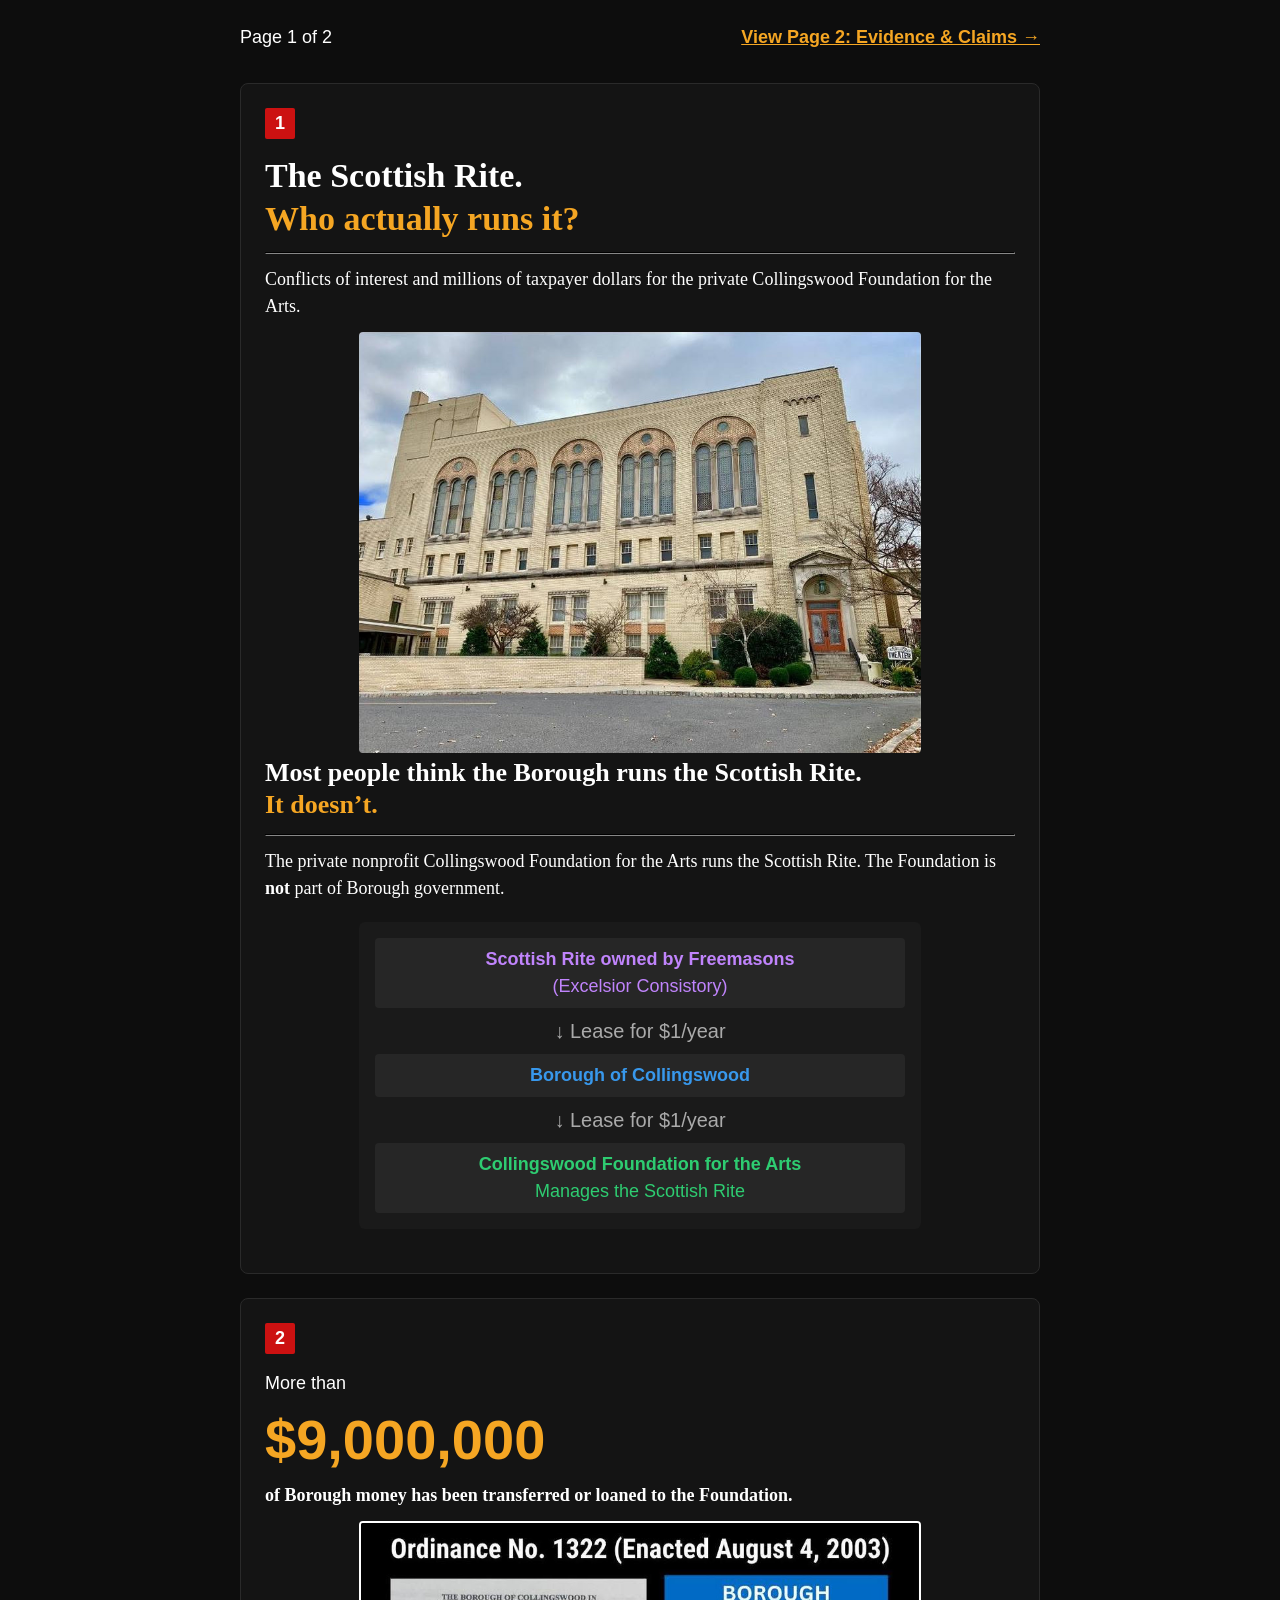
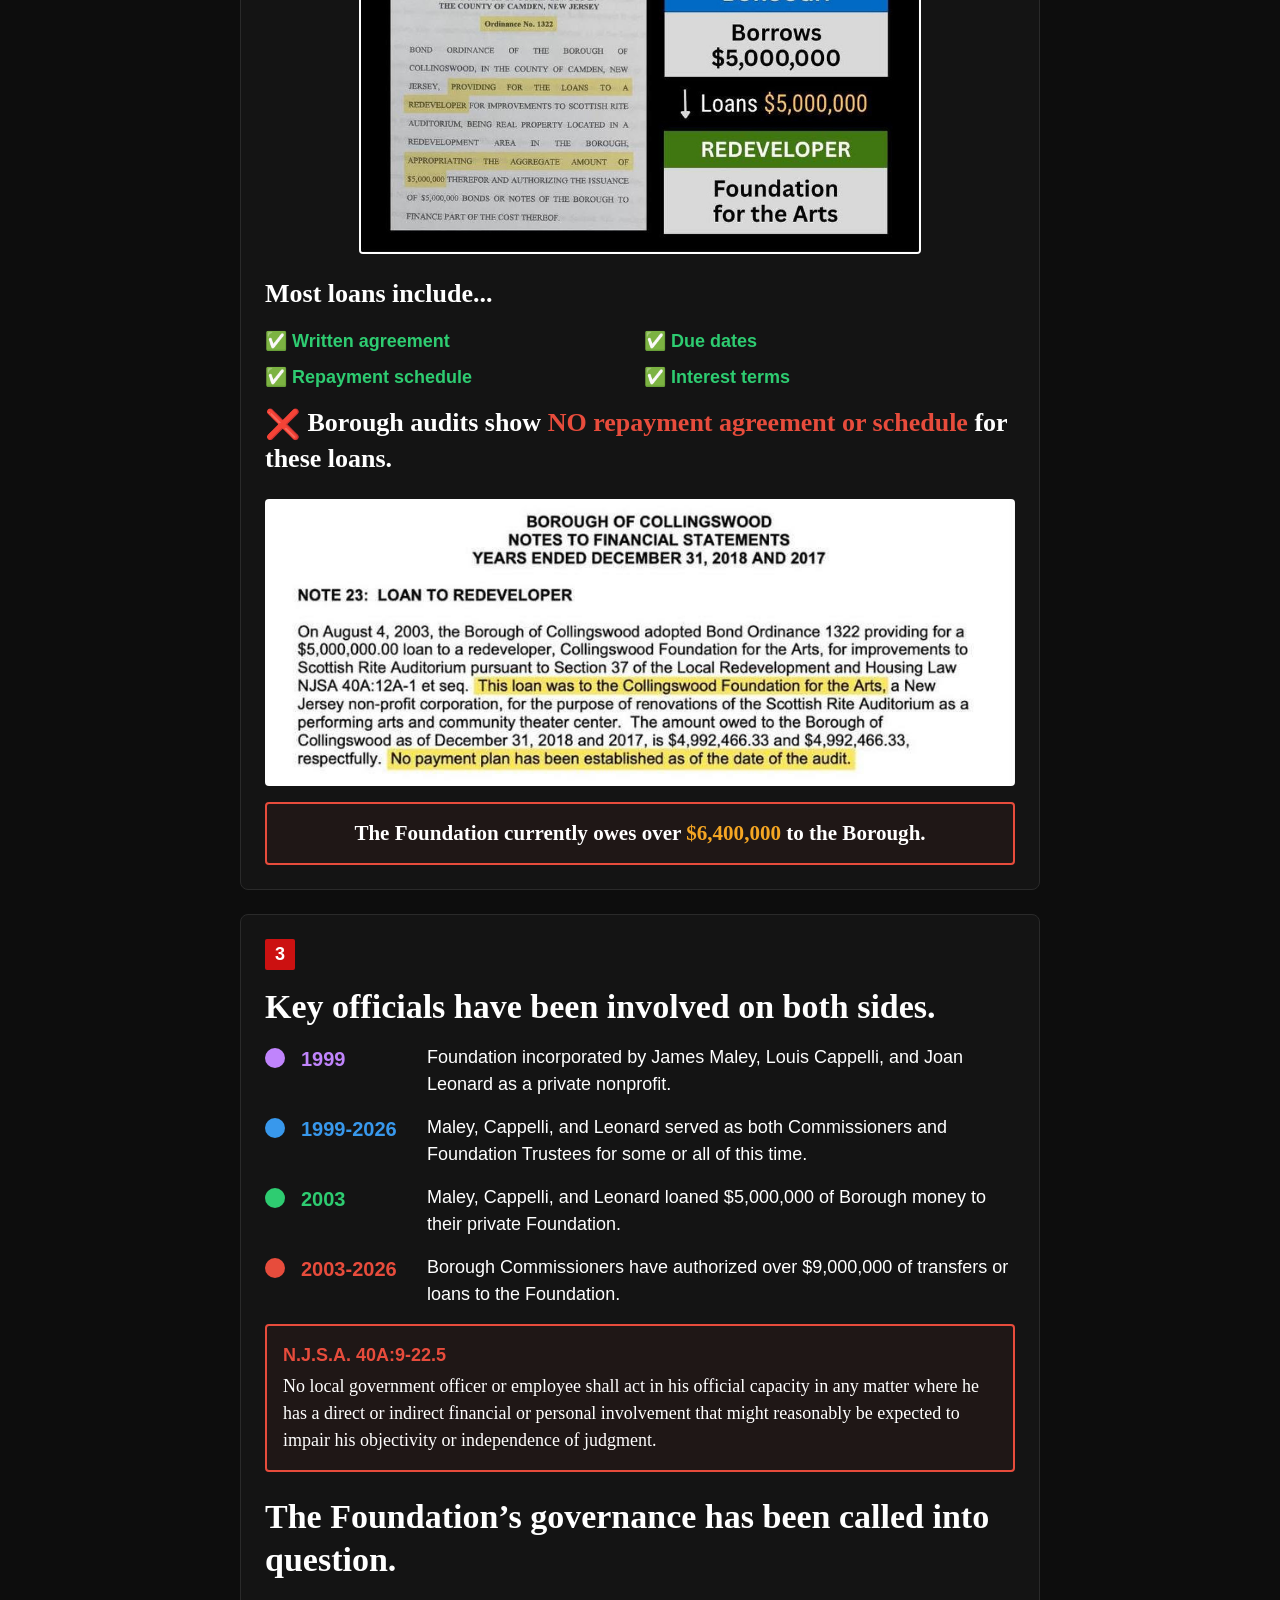
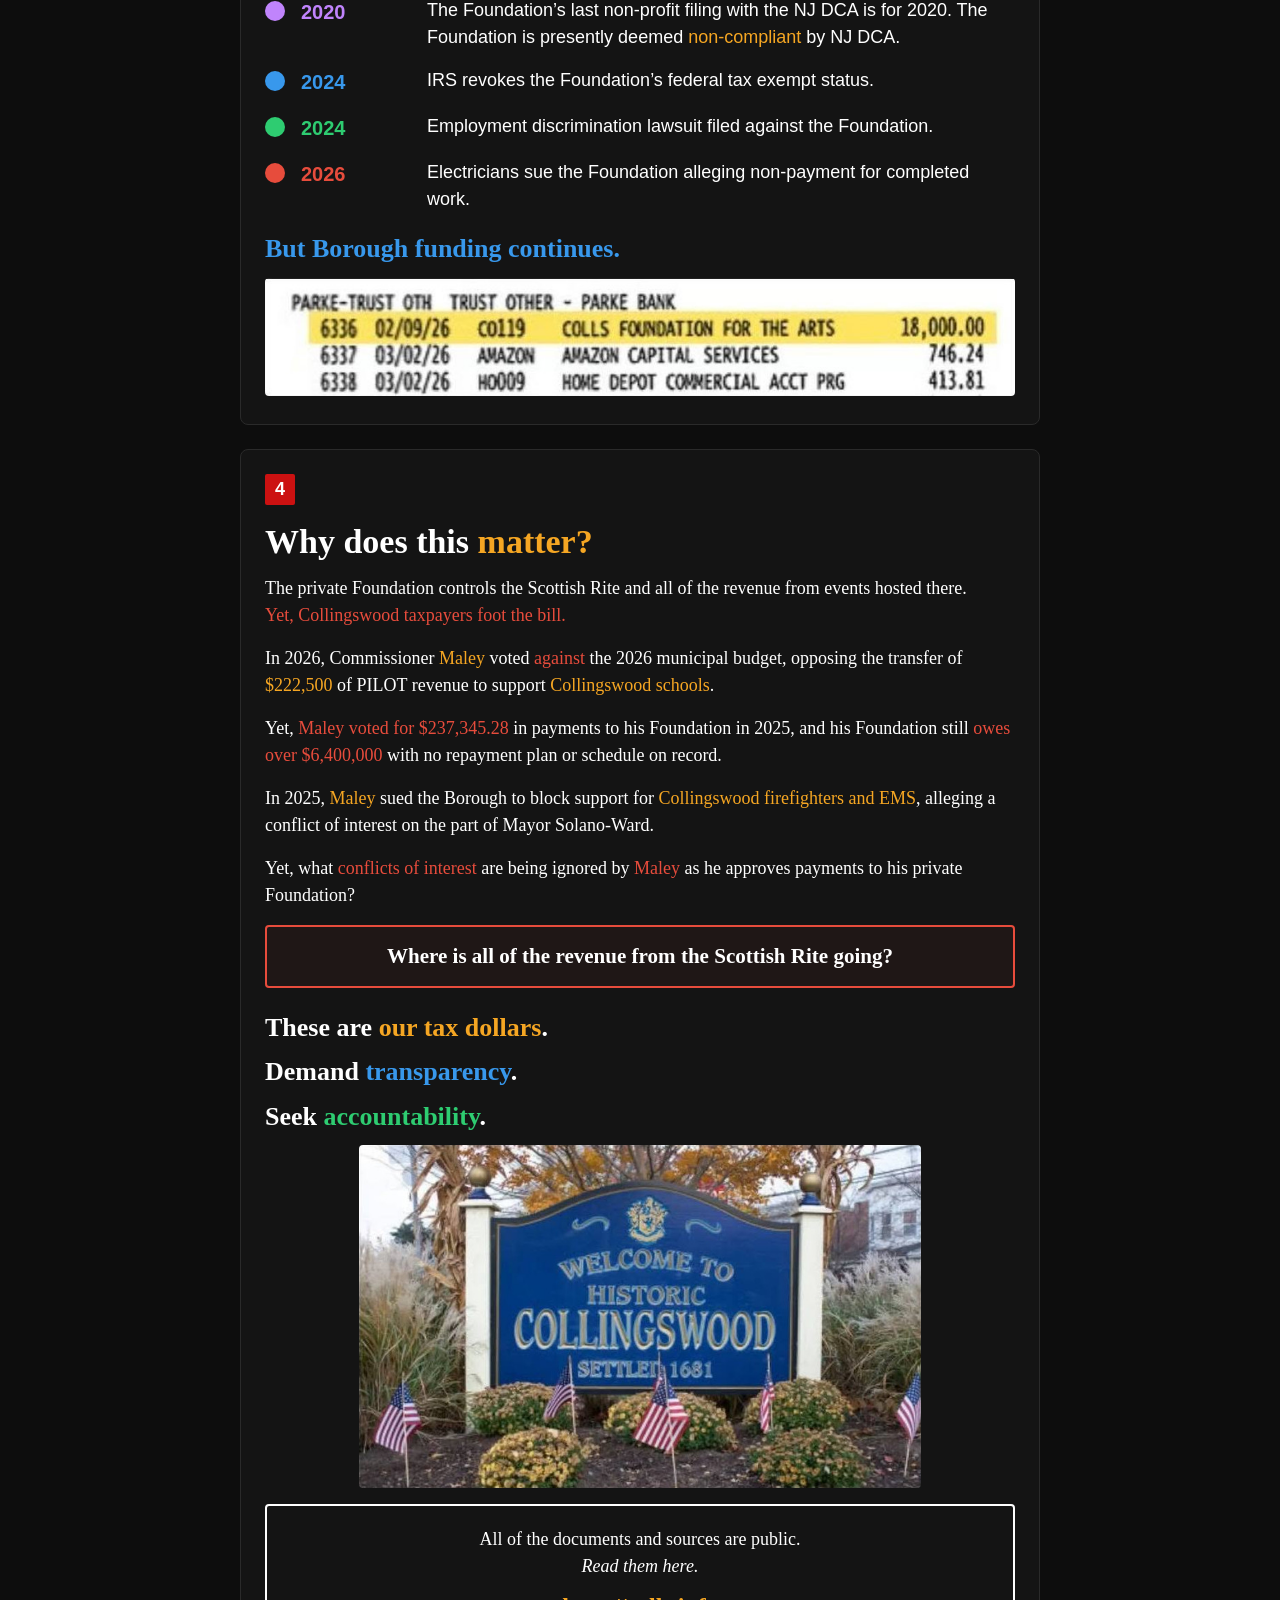
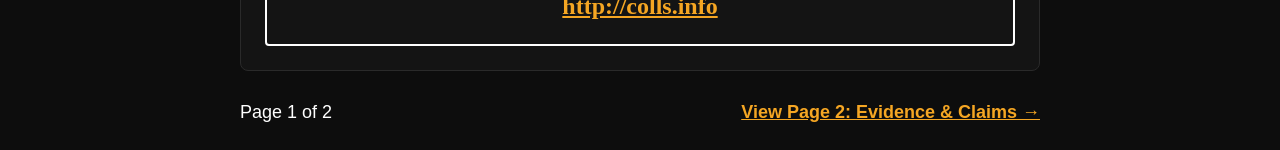
<file: index.html>
<!DOCTYPE html><html lang="en"><head><meta charset="UTF-8"><meta name="viewport" content="width=device-width, initial-scale=1.0"><title>The Scottish Rite: Who Actually Runs It? | Collingswood Foundation for the Arts</title><meta name="description" content="Discover public records, taxpayer funding details, and conflict-of-interest evidence concerning the Borough of Collingswood and the Collingswood Foundation for the Arts."><meta name="keywords" content="Collingswood NJ, Scottish Rite Auditorium, Collingswood Foundation for the Arts, James Maley, Borough of Collingswood tax dollars, Collingswood municipal budget"><meta name="author" content="Colls Info"><link rel="canonical" href="https://colls.info/"><meta property="og:type" content="website"><meta property="og:url" content="https://colls.info/"><meta property="og:title" content="The Scottish Rite: Who Actually Runs It?"><meta property="og:description" content="An investigation into public funds, non-profit governance, and taxpayer loans behind the Scottish Rite Auditorium in Collingswood, NJ."><meta property="og:image" content="https://colls.info/sr.jpg"><meta name="twitter:card" content="summary_large_image"><meta name="twitter:title" content="The Scottish Rite: Who Actually Runs It?"><meta name="twitter:description" content="An investigation into public funds, non-profit governance, and taxpayer loans behind the Scottish Rite Auditorium in Collingswood, NJ."><meta name="twitter:image" content="https://colls.info/sr.jpg"><script defer src="https://cloud.umami.is/script.js" data-website-id="50db972f-7d30-4193-a4b9-c1b0707da14d"></script><link rel="stylesheet" href="style.css"></head><body class="theme-dark"><div class="container"><div class="page-nav nav-top" style="font-family:-apple-system,BlinkMacSystemFont,'Segoe UI',Roboto,sans-serif"><span>Page 1 of 2</span><a href="claims/"><strong>View Page 2: Evidence &amp; Claims &rarr;</strong></a></div><div class="card"><span class="slide-tag">1</span><h1 class="serif-heading">The Scottish Rite.<br><span class="text-gold">Who actually runs it?</span></h1><hr style="border-color:#333;margin:12px 0"><p>Conflicts of interest and millions of taxpayer dollars for the private Collingswood Foundation for the Arts.</p><img src="sr.jpg" alt="Exterior view of the historic Scottish Rite Auditorium building in Collingswood" class="img-block img-constrained"><h2 class="serif-heading">Most people think the Borough runs the Scottish Rite.<br><span class="text-gold">It doesn’t.</span></h2><hr style="border-color:#333;margin:12px 0"><p>The private nonprofit Collingswood Foundation for the Arts runs the Scottish Rite. The Foundation is <strong>not</strong> part of Borough government.</p><div class="flow-diagram"><div class="flow-step text-purple"><strong>Scottish Rite owned by Freemasons</strong><br>(Excelsior Consistory)</div><div class="flow-arrow">↓ Lease for $1/year</div><div class="flow-step text-blue"><strong>Borough of Collingswood</strong></div><div class="flow-arrow">↓ Lease for $1/year</div><div class="flow-step text-green"><strong>Collingswood Foundation for the Arts</strong><br>Manages the Scottish Rite</div></div></div><div class="card"><span class="slide-tag">2</span><p style="font-family:-apple-system,BlinkMacSystemFont,'Segoe UI',Roboto,sans-serif">More than</p><div class="stat-large">$9,000,000</div><p><strong>of Borough money has been transferred or loaned to the Foundation.</strong></p><a href="ordinance.jpg" target="_blank" rel="noopener" class="img-link"><img src="ordinance.jpg" alt="Ordinance No. 1322 (Enacted August 4, 2003) BOND ORDINANCE OF THE BOROUGH OF COLLINGSWOOD PROVIDING FOR LOANS TO A REDEVELOPER FOR IMPROVEMENTS TO SCOTTISH RITE AUDITORIUM" class="img-block img-constrained img-bordered"></a><h2 class="serif-heading" style="margin-top:24px">Most loans include...</h2><div class="checklist-grid"><div class="check-item"><span class="emoji-icon">✅</span> Written agreement</div><div class="check-item"><span class="emoji-icon">✅</span> Due dates</div><div class="check-item"><span class="emoji-icon">✅</span> Repayment schedule</div><div class="check-item"><span class="emoji-icon">✅</span> Interest terms</div></div><div style="display:flex;gap:12px;align-items:baseline;margin-top:16px"><h2 class="serif-heading"><span class="emoji-icon" style="font-size:1.1em;vertical-align:middle">❌</span> <strong>Borough</strong> audits show <span class="text-red">NO repayment agreement or schedule</span> for these loans.</h2></div><a href="loan.jpg" target="_blank" rel="noopener" class="img-link"><img src="loan.jpg" alt="BOROUGH OF COLLINGSWOOD NOTES TO FINANCIAL STATEMENTS YEARS ENDED DECEMBER 31, 2018 AND 2017 NOTE 23: LOAN TO REDEVELOPER" class="img-block"></a><div class="bordered-box"><h3 style="text-align:center;margin:0">The Foundation currently owes over <span class="text-gold">$6,400,000</span> to the Borough.</h3></div></div><div class="card"><span class="slide-tag">3</span><h1 class="serif-heading">Key officials have been involved on both sides.</h1><div class="timeline"><div class="timeline-item"><span class="dot dot-purple"></span><span class="timeline-date text-purple">1999</span><div>Foundation incorporated by James Maley, Louis Cappelli, and Joan Leonard as a private nonprofit.</div></div><div class="timeline-item"><span class="dot dot-blue"></span><span class="timeline-date text-blue">1999-2026</span><div>Maley, Cappelli, and Leonard served as both Commissioners and Foundation Trustees for some or all of this time.</div></div><div class="timeline-item"><span class="dot dot-green"></span><span class="timeline-date text-green">2003</span><div>Maley, Cappelli, and Leonard loaned $5,000,000 of Borough money to their private Foundation.</div></div><div class="timeline-item"><span class="dot dot-red"></span><span class="timeline-date text-red">2003-2026</span><div>Borough Commissioners have authorized over $9,000,000 of transfers or loans to the Foundation.</div></div></div><div class="bordered-box"><p class="text-red" style="font-weight:700;font-family:-apple-system,BlinkMacSystemFont,'Segoe UI',Roboto,sans-serif">N.J.S.A. 40A:9-22.5</p><p style="margin-top:4px">No local government officer or employee shall act in his official capacity in any matter where he has a direct or indirect financial or personal involvement that might reasonably be expected to impair his objectivity or independence of judgment.</p></div><h1 class="serif-heading" style="margin-top:24px">The Foundation’s governance has been called into question.</h1><div class="timeline"><div class="timeline-item"><span class="dot dot-purple"></span><span class="timeline-date text-purple">2020</span><div>The Foundation’s last non-profit filing with the NJ DCA is for 2020. The Foundation is presently deemed <span class="text-gold">non-compliant</span> by NJ DCA.</div></div><div class="timeline-item"><span class="dot dot-blue"></span><span class="timeline-date text-blue">2024</span><div>IRS revokes the Foundation’s federal tax exempt status.</div></div><div class="timeline-item"><span class="dot dot-green"></span><span class="timeline-date text-green">2024</span><div>Employment discrimination lawsuit filed against the Foundation.</div></div><div class="timeline-item"><span class="dot dot-red"></span><span class="timeline-date text-red">2026</span><div>Electricians sue the Foundation alleging non-payment for completed work.</div></div></div><h2 class="text-blue serif-heading" style="margin-top:20px">But Borough funding continues.</h2><a href="funding.jpg" target="_blank" rel="noopener" class="img-link"><img src="funding.jpg" alt="PARKE-TRUST OTH TRUST OTHER - PARKE BANK Resolution 2026-85, Adopted March 2, 2026" class="img-block"></a></div><div class="card"><span class="slide-tag">4</span><h1 class="serif-heading">Why does this <span class="text-gold">matter?</span></h1><p>The private Foundation controls the Scottish Rite and all of the revenue from events hosted there.<br><span class="text-red">Yet, Collingswood taxpayers foot the bill.</span></p><p style="margin-top:16px">In 2026, Commissioner <span class="text-gold">Maley</span> voted <span class="text-red">against</span> the 2026 municipal budget, opposing the transfer of <span class="text-gold">$222,500</span> of PILOT revenue to support <span class="text-gold">Collingswood schools</span>.</p><p style="margin-top:16px">Yet, <span class="text-red">Maley voted for $237,345.28</span> in payments to his Foundation in 2025, and his Foundation still <span class="text-red">owes over $6,400,000</span> with no repayment plan or schedule on record.</p><p style="margin-top:16px">In 2025, <span class="text-gold">Maley</span> sued the Borough to block support for <span class="text-gold">Collingswood firefighters and EMS</span>, alleging a conflict of interest on the part of Mayor Solano-Ward.</p><p style="margin-top:16px">Yet, what <span class="text-red">conflicts of interest</span> are being ignored by <span class="text-red">Maley</span> as he approves payments to his private Foundation?</p><div class="bordered-box"><h3 class="serif-heading" style="text-align:center;margin:0">Where is all of the revenue from the Scottish Rite going?</h3></div><h2 class="serif-heading" style="margin-top:24px">These are <span class="text-gold">our tax dollars</span>.</h2><h2 class="serif-heading">Demand <span class="text-blue">transparency</span>.</h2><h2 class="serif-heading">Seek <span class="text-green">accountability</span>.</h2><a href="welcome.jpg" target="_blank" rel="noopener" class="img-link"><img src="welcome.jpg" alt="Welcome to Historic Collingswood sign with American flags" class="img-block img-constrained"></a><div class="bordered-box-white"><p>All of the documents and sources are public.<br><em>Read them here.</em></p><p style="margin-top:8px;font-size:24px;font-weight:700"><a href="http://colls.info" target="_blank" rel="noopener">http://colls.info</a></p></div></div><div class="page-nav" style="font-family:-apple-system,BlinkMacSystemFont,'Segoe UI',Roboto,sans-serif"><span>Page 1 of 2</span><a href="claims/"><strong>View Page 2: Evidence &amp; Claims &rarr;</strong></a></div></div></body></html>
</file>
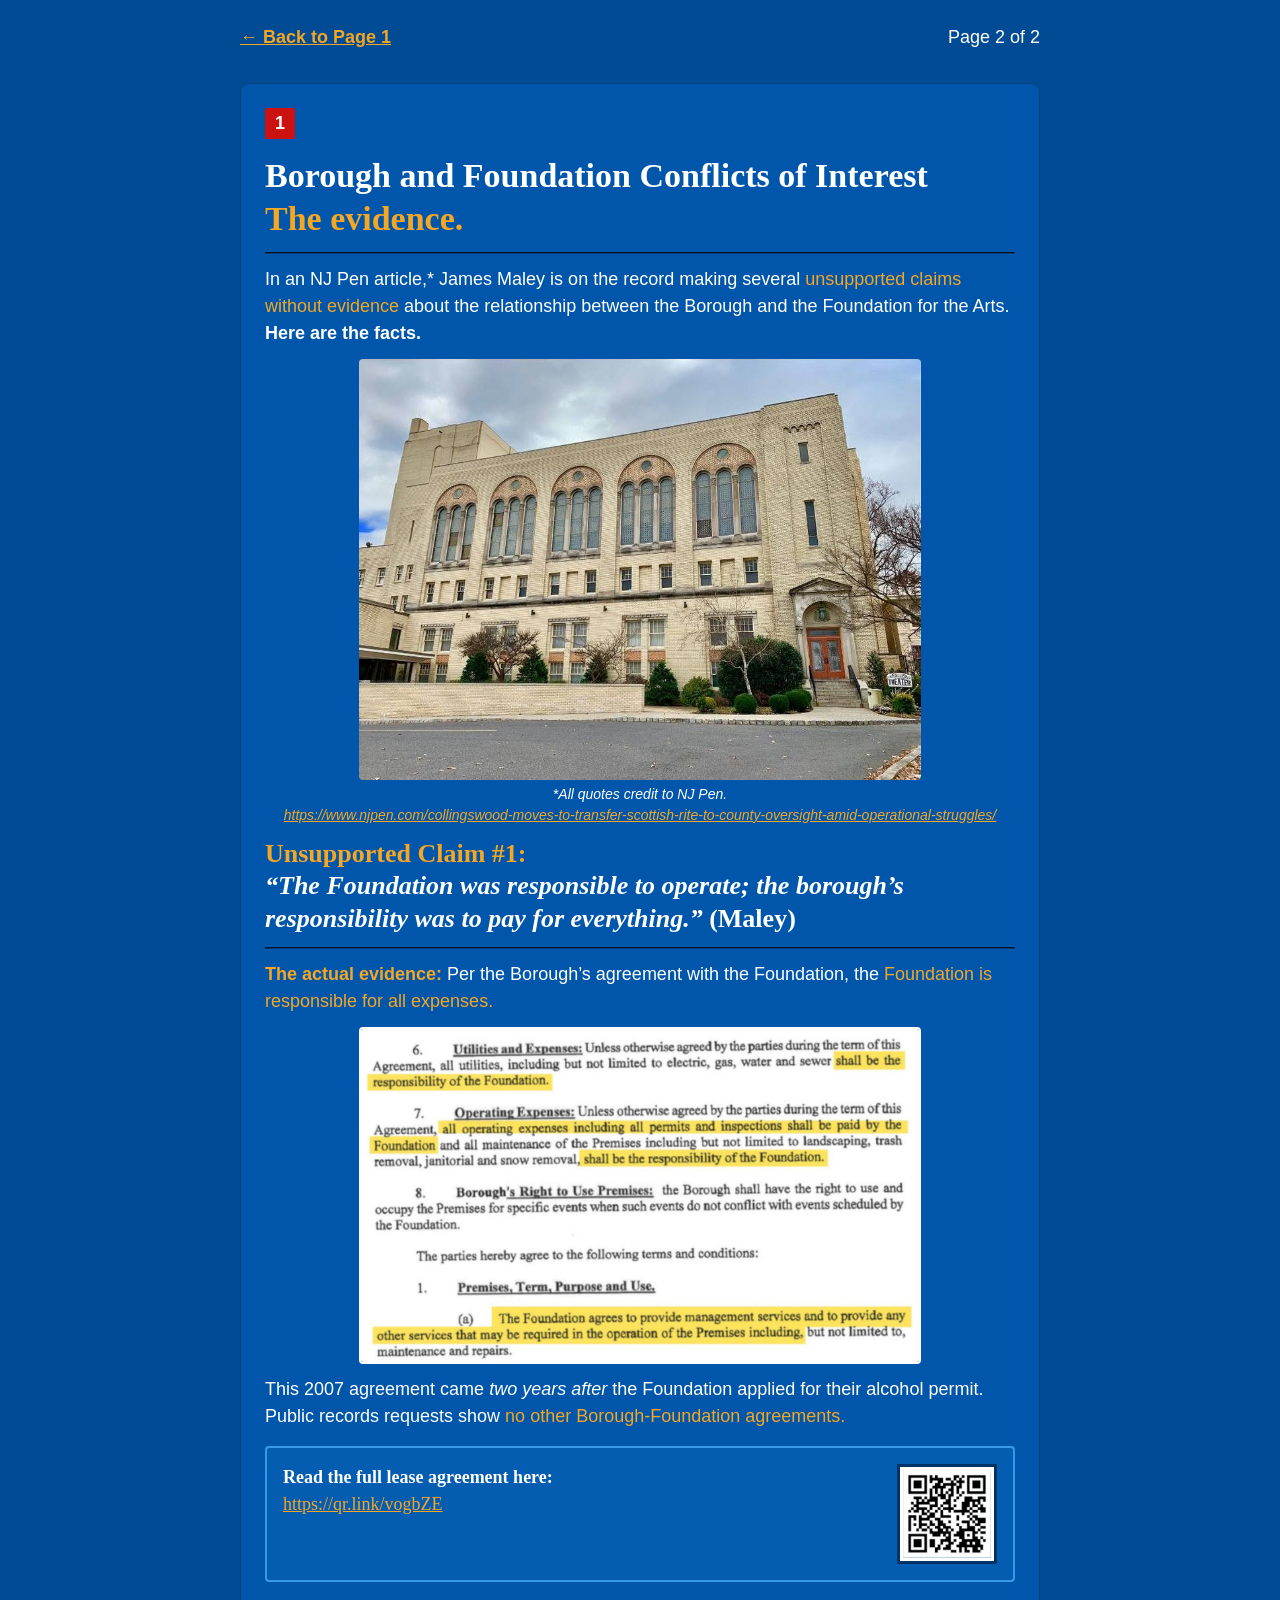
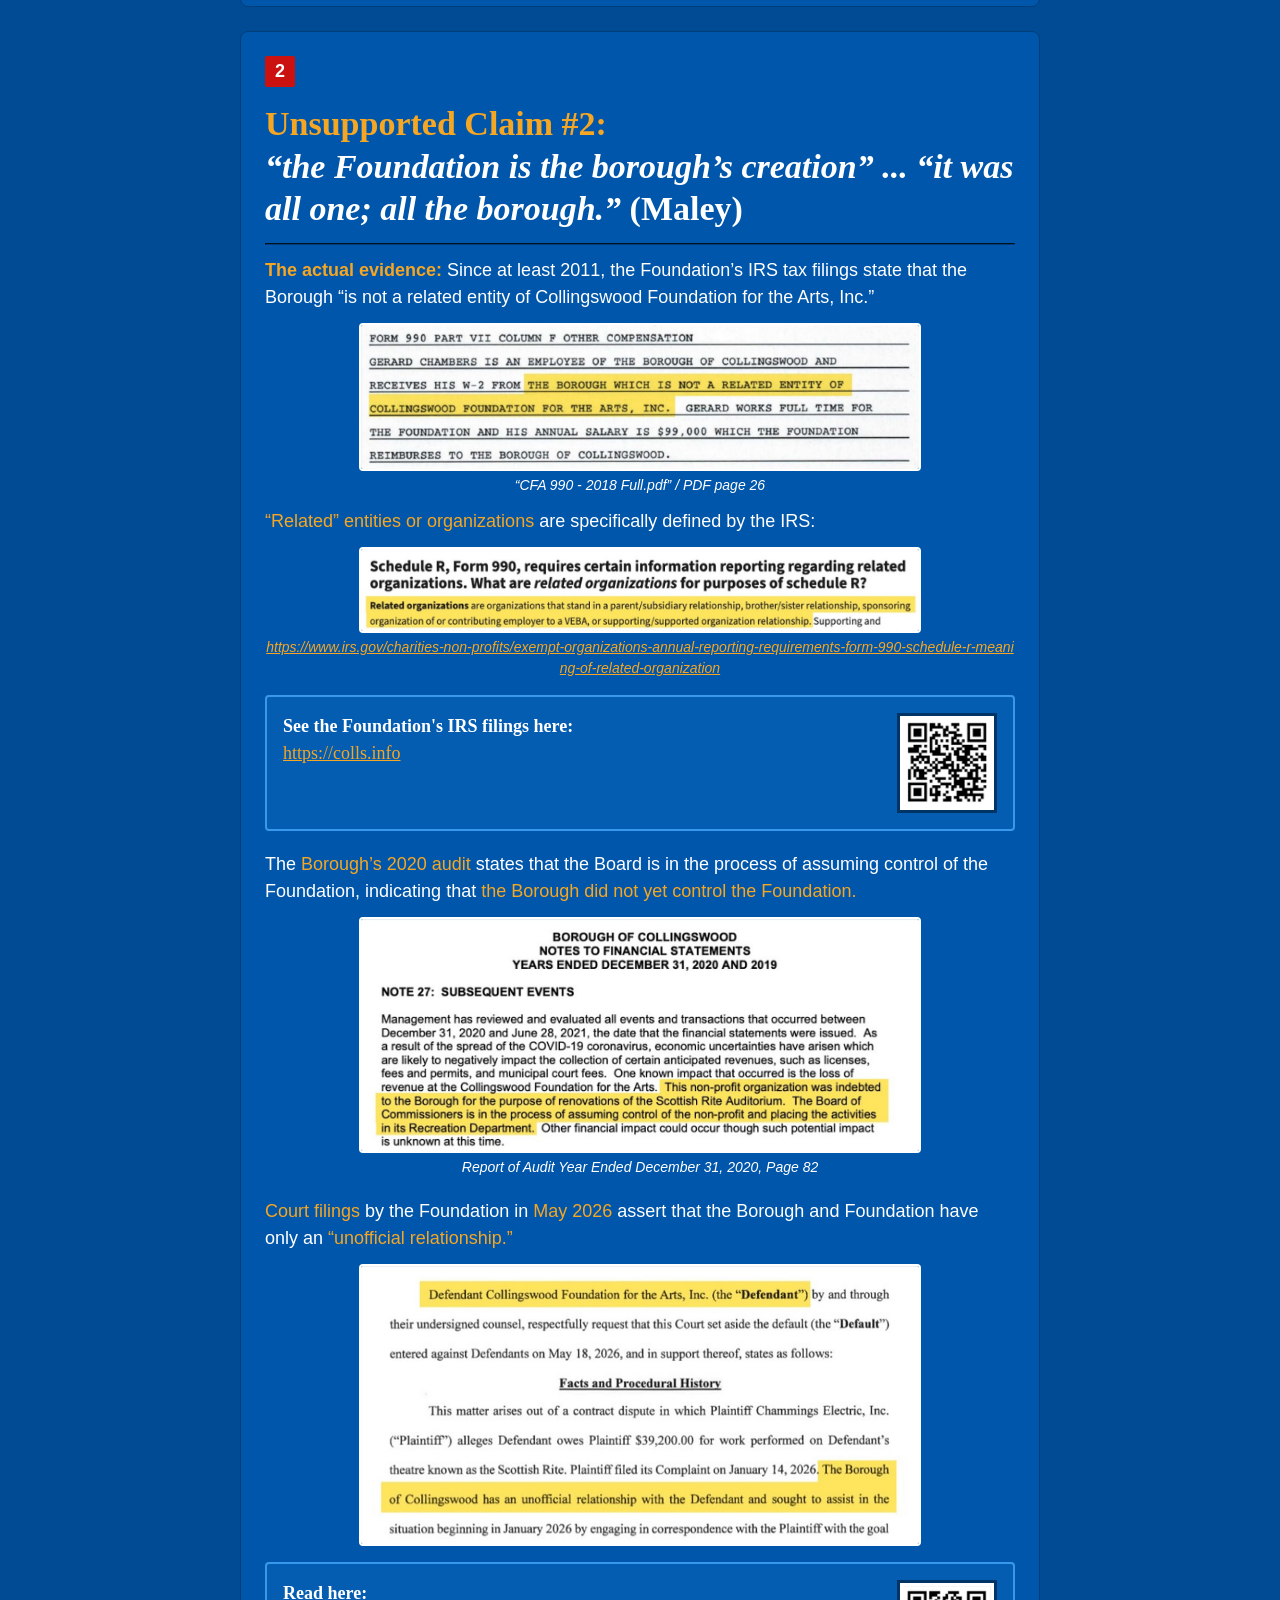
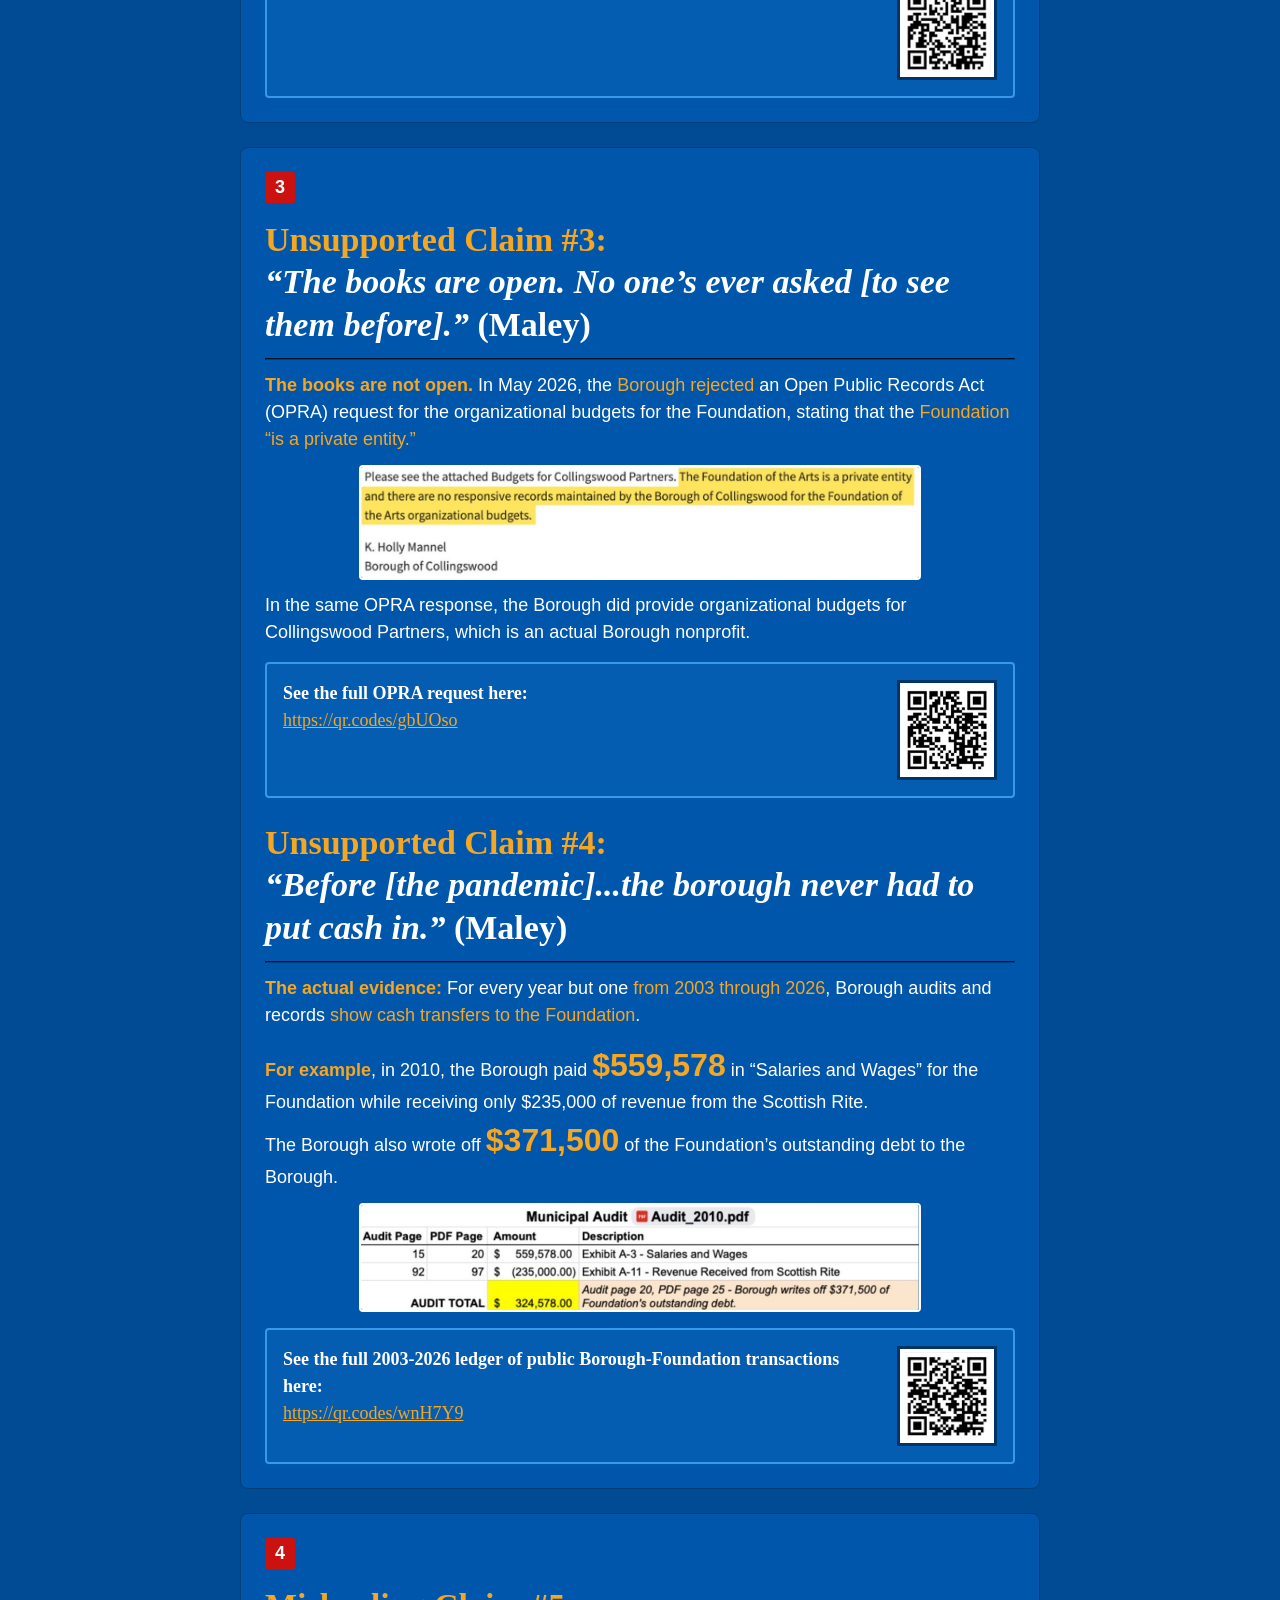
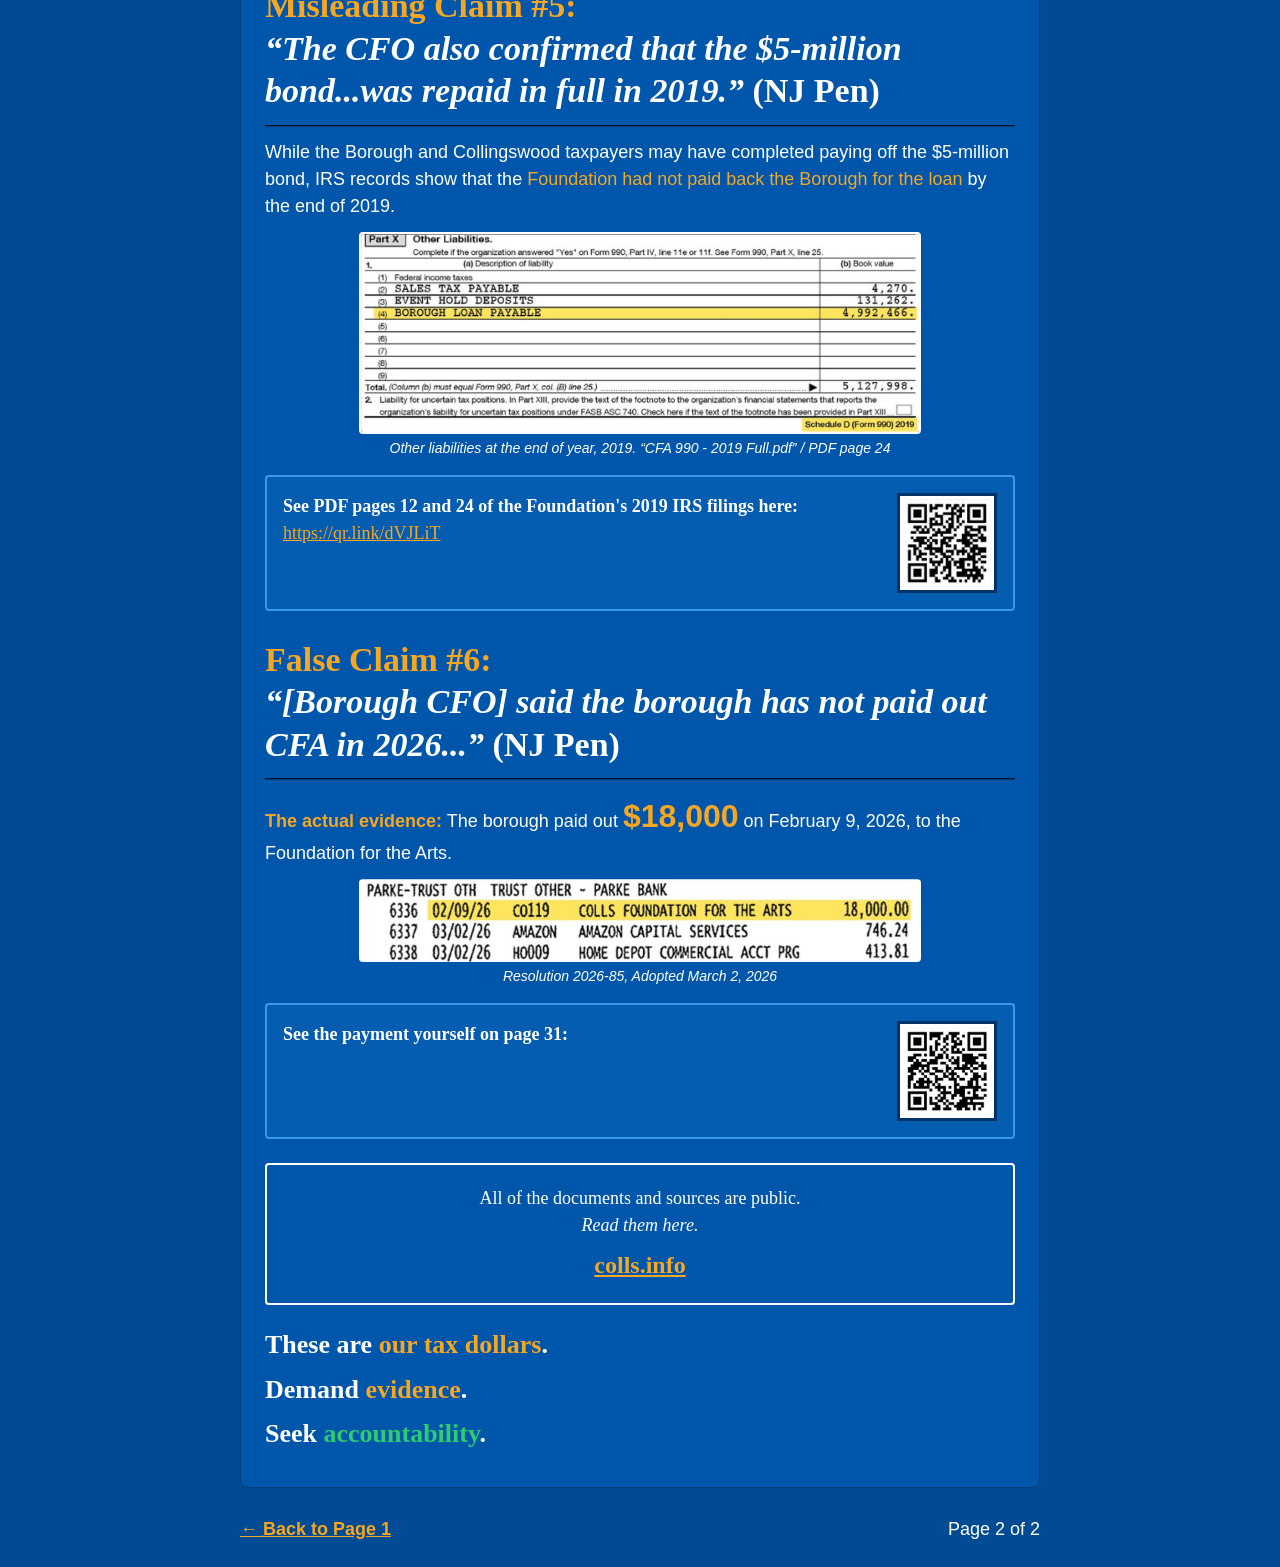
<file: claims/index.html>
<!DOCTYPE html><html lang="en"><head><meta charset="UTF-8"><meta name="viewport" content="width=device-width, initial-scale=1.0"><title>Conflict of Interest? What the Evidence Shows. | The Scottish Rite: Who Actually Runs It?</title><meta name="description" content="Fact-checking public statements and examining official records, court filings, OPRA requests, and IRS Form 990 filings regarding the Collingswood Foundation for the Arts."><meta name="keywords" content="Collingswood Foundation for the Arts, Scottish Rite Auditorium evidence, James Maley claims, OPRA request Collingswood, IRS Form 990 Collingswood, Collingswood audit"><meta name="author" content="Colls Info"><link rel="canonical" href="https://colls.info/claims/"><meta property="og:type" content="article"><meta property="og:url" content="https://colls.info/claims/"><meta property="og:title" content="Conflict of Interest? What the Evidence Shows."><meta property="og:description" content="A detailed look at public records, municipal audits, court filings, and IRS documents regarding the Borough of Collingswood and the CFA."><meta property="og:image" content="https://colls.info/sr.jpg"><meta name="twitter:card" content="summary_large_image"><meta name="twitter:title" content="Conflict of Interest? What the Evidence Shows."><meta name="twitter:description" content="A detailed look at public records, municipal audits, court filings, and IRS documents regarding the Borough of Collingswood and the CFA."><meta name="twitter:image" content="https://colls.info/sr.jpg"><script defer src="https://cloud.umami.is/script.js" data-website-id="50db972f-7d30-4193-a4b9-c1b0707da14d"></script><link rel="stylesheet" href="../style.css"></head><body class="theme-blue"><div class="container"><div class="page-nav nav-top"><a href="../"><strong>&larr; Back to Page 1</strong></a><span>Page 2 of 2</span></div><div class="card"><span class="slide-tag">1</span><h1 class="serif-heading">Borough and Foundation Conflicts of Interest<br><span class="text-gold">The evidence.</span></h1><hr style="border-color:#003e7a;margin:12px 0"><p>In an NJ Pen article,* James Maley is on the record making several <span class="text-gold">unsupported claims without evidence</span> about the relationship between the Borough and the Foundation for the Arts. <strong>Here are the facts.</strong></p><img src="../sr.jpg" alt="Exterior view of the historic Scottish Rite Auditorium building in Collingswood" class="img-block img-constrained"><p class="img-caption" style="color:#fff">*All quotes credit to NJ Pen.<br><a href="https://www.njpen.com/collingswood-moves-to-transfer-scottish-rite-to-county-oversight-amid-operational-struggles/" target="_blank" rel="noopener">https://www.njpen.com/collingswood-moves-to-transfer-scottish-rite-to-county-oversight-amid-operational-struggles/</a></p><h2 class="serif-heading"><span class="text-gold">Unsupported Claim #1:</span><br><em class="text-white">“The Foundation was responsible to operate; the borough’s responsibility was to pay for everything.”</em> <span class="text-white">(Maley)</span></h2><hr style="border-color:#003e7a;margin:12px 0"><p><strong class="text-gold">The actual evidence:</strong> Per the Borough’s agreement with the Foundation, the <span class="text-gold">Foundation is responsible for all expenses.</span></p><a href="../claim-1.jpg" target="_blank" rel="noopener" class="img-link"><img src="../claim-1.jpg" alt="6. Utilities and Expenses: Unless otherwise agreed by the parties during the term of this Agreement, all utilities, including but not limited to electric, gas, water and sewer shall be the responsibility of the Foundation. 7. Operating Expenses: Unless otherwise agreed by the parties during the term of this Agreement, all operating expenses including all permits and inspections shall be paid by the Foundation and all maintenance of the Premises including but not limited to landscaping, trash removal, janitorial and snow removal, shall be the responsibility of the Foundation. 8. Borough's Right to Use Premises: the Borough shall have the right to use and occupy the Premises for specific events when such events do not conflict with events scheduled by the Foundation. The parties hereby agree to the following terms and conditions: 1. Premises, Term, Purpose and Use. (a) The Foundation agrees to provide management services and to provide any other services that may be required in the operation of the Premises including, but not limited to, maintenance and repairs." class="img-block img-bordered img-constrained"></a><p style="margin-top:12px">This 2007 agreement came <em>two years after</em> the Foundation applied for their alcohol permit. Public records requests show <span class="text-gold">no other Borough-Foundation agreements.</span></p><div class="bordered-box-blue"><div class="qr-container-row serif-text"><div><p><strong>Read the full lease agreement here:</strong><br><a href="https://qr.link/vogbZE" target="_blank" rel="noopener">https://qr.link/vogbZE</a></p></div><div class="qr-box"><img src="../qr-lease.jpg" alt="QR Code linking to full lease agreement"></div></div></div></div><div class="card"><span class="slide-tag">2</span><h1 class="serif-heading"><span class="text-gold">Unsupported Claim #2:</span><br><em class="text-white">“the Foundation is the borough’s creation” ... “it was all one; all the borough.”</em> <span class="text-white">(Maley)</span></h1><hr style="border-color:#003e7a;margin:12px 0"><p><strong class="text-gold">The actual evidence:</strong> Since at least 2011, the Foundation’s IRS tax filings state that the Borough “is not a related entity <span class="text-white">of Collingswood Foundation for the Arts, Inc.”</span></p><a href="../claim-2_1.jpg" target="_blank" rel="noopener" class="img-link"><img src="../claim-2_1.jpg" alt="FORM 990 PART VII COLUMN F OTHER COMPENSATION: GERARD CHAMBERS IS AN EMPLOYEE OF THE BOROUGH OF COLLINGSWOOD AND RECEIVES HIS W-2 FROM THE BOROUGH WHICH IS NOT A RELATED ENTITY OF COLLINGSWOOD FOUNDATION FOR THE ARTS, INC. GERARD WORKS FULL TIME FOR THE FOUNDATION AND HIS ANNUAL SALARY IS $99,000 WHICH THE FOUNDATION REIMBURSES TO THE BOROUGH OF COLLINGSWOOD." class="img-block img-bordered img-constrained"></a><p class="img-caption">“CFA 990 - 2018 Full.pdf” / PDF page 26</p><p><span class="text-gold">“Related” entities or organizations</span> are specifically defined by the IRS:</p><a href="../claim-2_2.jpg" target="_blank" rel="noopener" class="img-link"><img src="../claim-2_2.jpg" alt="Schedule R, Form 990, requires certain information reporting regarding related organizations. What are related organizations for purposes of schedule R? Related organizations are organizations that stand in a parent/subsidiary relationship, brother/sister relationship, sponsoring organization of or contributing employer to a VEBA, or supporting/supported organization relationship." class="img-block img-bordered img-constrained"></a><p class="img-caption"><a href="https://www.irs.gov/charities-non-profits/exempt-organizations-annual-reporting-requirements-form-990-schedule-r-meaning-of-related-organization" target="_blank" rel="noopener">https://www.irs.gov/charities-non-profits/exempt-organizations-annual-reporting-requirements-form-990-schedule-r-meaning-of-related-organization</a></p><div class="bordered-box-blue"><div class="qr-container-row serif-text"><div><p><strong>See the Foundation's IRS filings here:</strong><br><a href="https://colls.info" target="_blank" rel="noopener">https://colls.info</a></p></div><div class="qr-box"><img src="../qr-irs-filings-c2.jpg" alt="QR code to IRS filings"></div></div></div><p style="margin-top:20px">The <span class="text-gold">Borough’s 2020 audit</span> states that the Board is in the process of assuming control of the Foundation, indicating that <span class="text-gold">the Borough did not yet control the Foundation.</span></p><a href="../claim-2_3.jpg" target="_blank" rel="noopener" class="img-link"><img src="../claim-2_3.jpg" alt="BOROUGH OF COLLINGSWOOD NOTES TO FINANCIAL STATEMENTS YEARS ENDED DECEMBER 31, 2020 AND 2019. NOTE 27: SUBSEQUENT EVENTS. Management has reviewed and evaluated all events and transactions that occurred between December 31, 2020 and June 28, 2021, the date that the financial statements were issued. As a result of the spread of the COVID-19 coronavirus, economic uncertainties have arisen which are likely to negatively impact the collection of certain anticipated revenues, such as licenses, fees and permits, and municipal court fees. One known impact that occurred was the loss of revenue at the Collingswood Foundation for the Arts. This non-profit organization was indebted to the Borough for the purpose of renovations of the Scottish Rite Auditorium. The Board of Commissioners is in the process of assuming control of the non-profit and placing the activities in its Recreation Department. Other financial impact could occur though such potential impact is unknown at this time." class="img-block img-bordered img-constrained"></a><p class="img-caption">Report of Audit Year Ended December 31, 2020, Page 82</p><p style="margin-top:20px"><span class="text-gold">Court filings</span> by the Foundation in <span class="text-gold">May 2026</span> assert that the Borough and Foundation have only an <span class="text-gold">“unofficial relationship.”</span></p><a href="../claim-2_4.jpg" target="_blank" rel="noopener" class="img-link"><img src="../claim-2_4.jpg" alt="Defendant Collingswood Foundation for the Arts, Inc. (the Defendant) by and through their undersigned counsel, respectfully request that this Court set aside the default (the Default) entered against Defendants on May 18, 2026, and in support thereof, states as follows: Facts and Procedural History. This matter arises out of a contract dispute in which Plaintiff Chammings Electric, Inc. (Plaintiff) alleges Defendant owes Plaintiff $39,200.00 for work performed on Defendant's theatre known as the Scottish Rite. Plaintiff filed its Complaint on January 14, 2026. The Borough of Collingswood has an unofficial relationship with the Defendant and sought to assist in the situation beginning in January 2026 by engaging in correspondence with the Plaintiff with the goal..." class="img-block img-bordered img-constrained"></a><div class="bordered-box-blue"><div class="qr-container-row serif-text"><div><p><strong>Read here:</strong></p></div><div class="qr-box"><img src="../qr-relationship.jpg" alt="QR code linking to court filing regarding unofficial relationship"></div></div></div></div><div class="card"><span class="slide-tag">3</span><h1 class="serif-heading"><span class="text-gold">Unsupported Claim #3:</span><br><em class="text-white">“The books are open. No one’s ever asked [to see them before].”</em> <span class="text-white">(Maley)</span></h1><hr style="border-color:#003e7a;margin:12px 0"><p><strong class="text-gold">The books are not open.</strong> In May 2026, the <span class="text-gold">Borough rejected</span> an Open Public Records Act (OPRA) request for the organizational budgets for the Foundation, stating that the <span class="text-gold">Foundation “is a private entity.”</span></p><a href="../claim-3.jpg" target="_blank" rel="noopener" class="img-link"><img src="../claim-3.jpg" alt="Please see the attached Budgets for Collingswood Partners. The Foundation of the Arts is a private entity and there are no responsive records maintained by the Borough of Collingswood for the Foundation of the Arts organizational budgets. K. Holly Mannel, Borough of Collingswood" class="img-block img-bordered img-constrained"></a><p style="margin-top:12px">In the same OPRA response, the Borough did provide organizational budgets for Collingswood Partners, which is an actual Borough nonprofit.</p><div class="bordered-box-blue" style="margin-bottom:24px"><div class="qr-container-row serif-text"><div><p><strong>See the full OPRA request here:</strong><br><a href="https://qr.codes/gbUOso" target="_blank" rel="noopener">https://qr.codes/gbUOso</a></p></div><div class="qr-box"><img src="../qr-opra.jpg" alt="QR code to full OPRA request"></div></div></div><h1 class="serif-heading"><span class="text-gold">Unsupported Claim #4:</span><br><em class="text-white">“Before [the pandemic]...the borough never had to put cash in.”</em> <span class="text-white">(Maley)</span></h1><hr style="border-color:#003e7a;margin:12px 0"><p><strong class="text-gold">The actual evidence:</strong> For every year but one <span class="text-gold">from 2003 through 2026</span>, Borough audits and records <span class="text-gold">show cash transfers to the Foundation</span>.</p><p style="margin-top:12px"><strong class="text-gold">For example</strong>, in 2010, the Borough paid <span class="stat-medium">$559,578</span> in “Salaries and Wages” for the Foundation while receiving only $235,000 of revenue from the Scottish Rite.</p><p>The Borough also wrote off <span class="stat-medium">$371,500</span> of the Foundation’s outstanding debt to the Borough.</p><a href="../claim-4.jpg" target="_blank" rel="noopener" class="img-link"><img src="../claim-4.jpg" alt="Municipal Audit Audit_2010.pdf table. Audit Page 15, PDF Page 20: Exhibit A-3 - Salaries and Wages $559,578.00. Audit Page 92, PDF Page 97: Exhibit A-11 - Revenue Received from Scottish Rite $(235,000.00). AUDIT TOTAL: $324,578.00. Audit page 20, PDF page 25 - Borough writes off $371,500 of Foundation's outstanding debt." class="img-block img-bordered img-constrained"></a><div class="bordered-box-blue"><div class="qr-container-row serif-text"><div><p><strong>See the full 2003-2026 ledger of public Borough-Foundation transactions here:</strong><br><a href="https://qr.codes/wnH7Y9" target="_blank" rel="noopener">https://qr.codes/wnH7Y9</a></p></div><div class="qr-box"><img src="../qr-ledger.jpg" alt="QR code to public transaction ledger"></div></div></div></div><div class="card"><span class="slide-tag">4</span><h1 class="serif-heading"><span class="text-gold">Misleading Claim #5:</span><br><em class="text-white">“The CFO also confirmed that the $5-million bond...was repaid in full in 2019.”</em> <span class="text-white">(NJ Pen)</span></h1><hr style="border-color:#003e7a;margin:12px 0"><p>While the Borough and Collingswood taxpayers may have completed paying off the $5-million bond, IRS records show that the <span class="text-gold">Foundation had not paid back the Borough for the loan</span> by the end of 2019.</p><a href="../claim-5.jpg" target="_blank" rel="noopener" class="img-link"><img src="../claim-5.jpg" alt="Part X Other Liabilities. Complete if the organization answered 'Yes' on Form 990, Part IV, line 11e or 11f. See Form 990, Part X, line 25. 1. (a) Description of liability (b) Book value. (1) Federal income taxes. (2) SALES TAX PAYABLE $4,270. (3) EVENT HOLD DEPOSITS $131,262. (4) BOROUGH LOAN PAYABLE $4,992,466. Total. (Column (b) must equal Form 990, Part X, col. (B) line 25.) $5,127,998. Schedule D (Form 990) 2019." class="img-block img-bordered img-constrained"></a><p class="img-caption">Other liabilities at the end of year, 2019. “CFA 990 - 2019 Full.pdf” / PDF page 24</p><div class="bordered-box-blue"><div class="qr-container-row serif-text"><div><p><strong>See PDF pages 12 and 24 of the Foundation's 2019 IRS filings here:</strong><br><a href="https://qr.link/dVJLiT" target="_blank" rel="noopener">https://qr.link/dVJLiT</a></p></div><div class="qr-box"><img src="../qr-irs-filings-c5.jpg" alt="QR code to 2019 IRS filings PDF"></div></div></div><h1 class="serif-heading" style="margin-top:28px"><span class="text-gold">False Claim #6:</span><br><em class="text-white">“[Borough CFO] said the borough has not paid out CFA in 2026...”</em> <span class="text-white">(NJ Pen)</span></h1><hr style="border-color:#003e7a;margin:12px 0"><p><strong class="text-gold">The actual evidence:</strong> The borough paid out <span class="stat-medium">$18,000</span> on February 9, 2026, to the Foundation for the Arts.</p><a href="../claim-6.jpg" target="_blank" rel="noopener" class="img-link"><img src="../claim-6.jpg" alt="PARKE-TRUST OTH TRUST OTHER - PARKE BANK. 6336 02/09/26 C0119 COLLS FOUNDATION FOR THE ARTS 18,000.00. 6337 03/02/26 AMAZON AMAZON CAPITAL SERVICES 746.24. 6338 03/02/26 HO009 HOME DEPOT COMMERCIAL ACCT PRG 413.81." class="img-block img-constrained"></a><p class="img-caption">Resolution 2026-85, Adopted March 2, 2026</p><div class="bordered-box-blue"><div class="qr-container-row serif-text"><div><p><strong>See the payment yourself on page 31:</strong></p></div><div class="qr-box"><img src="../qr-payment.jpg" alt="QR code linking to resolution payment proof"></div></div></div><div class="bordered-box-white" style="margin-top:24px"><p class="serif-heading">All of the documents and sources are public.<br><em>Read them here.</em></p><p class="serif-heading" style="margin-top:8px;font-size:24px;font-weight:700;font-family:-apple-system,BlinkMacSystemFont,'Segoe UI',Roboto,sans-serif"><a href="http://colls.info" target="_blank" rel="noopener">colls.info</a></p></div><h2 class="serif-heading" style="margin-top:24px">These are <span class="text-gold">our tax dollars</span>.</h2><h2 class="serif-heading">Demand <span class="text-gold">evidence</span>.</h2><h2 class="serif-heading">Seek <span class="text-green">accountability</span>.</h2></div><div class="page-nav"><a href="../"><strong>&larr; Back to Page 1</strong></a><span>Page 2 of 2</span></div></div></body></html>
</file>
<file: style.css>
*{box-sizing:border-box;margin:0;padding:0}body{font-size:18px;line-height:1.5;padding:20px}body.theme-dark{background-color:#0d0d0d;color:#fff;font-family:Georgia,Cambria,"Times New Roman",serif}body.theme-blue{background-color:#004b93;color:#fff;font-family:-apple-system,BlinkMacSystemFont,"Segoe UI",Roboto,Arial,sans-serif}.container{max-width:800px;width:100%;margin:0 auto;display:flex;flex-direction:column;gap:24px}.card{border-radius:8px;padding:24px;position:relative}body.theme-dark .card{background-color:#141414;border:1px solid #2a2a2a}body.theme-blue .card{background-color:#0056aa;border:1px solid #003e7a}.slide-tag{display:inline-block;background-color:#cc1111;color:#fff;font-family:-apple-system,BlinkMacSystemFont,"Segoe UI",Roboto,sans-serif;font-weight:700;font-size:18px;padding:2px 10px;border-radius:2px;margin-bottom:16px}.serif-heading,.serif-text{font-family:Georgia,Cambria,"Times New Roman",serif!important}h1,h2,h3{line-height:1.25;margin-bottom:12px}h1{font-size:34px}h2{font-size:26px}.text-white{color:#fff!important}.text-gold{color:#f5a623!important}.text-red{color:#e74c3c}.text-blue{color:#3898ec}.text-green{color:#2ecc71}.text-purple{color:#c084fc}.stat-large{font-size:56px;font-weight:800;color:#f5a623;line-height:1.1;margin:12px 0;font-family:-apple-system,BlinkMacSystemFont,"Segoe UI",Roboto,sans-serif}.stat-medium{font-size:32px;font-weight:800;color:#f5a623;font-family:-apple-system,BlinkMacSystemFont,"Segoe UI",Roboto,sans-serif}.img-block{width:100%;height:auto;display:block;border-radius:4px;margin:12px 0 4px 0}.img-constrained{width:75%;margin-left:auto;margin-right:auto}.img-bordered{border:2px solid #fff}.img-caption{font-size:14px;text-align:center;font-style:italic;color:#fff;margin-bottom:12px}.bordered-box{border:2px solid #e74c3c;padding:16px;border-radius:4px;margin-top:16px;background-color:rgba(231,76,60,.05)}.bordered-box-blue{border:2px solid #3898ec;padding:16px;border-radius:4px;margin-top:16px;background-color:rgba(56,152,236,.1)}.bordered-box-white{border:2px solid #fff;padding:20px;border-radius:4px;margin-top:16px;text-align:center;font-family:Georgia,Cambria,"Times New Roman",serif}.qr-container-row{display:flex;justify-content:space-between;align-items:flex-start;gap:16px;font-family:Georgia,Cambria,"Times New Roman",serif}.qr-box{width:100px!important;height:100px!important;min-width:100px!important;min-height:100px!important;max-width:100px!important;max-height:100px!important;background-color:#fff;border:3px solid #003366;padding:3px;box-sizing:border-box;flex-shrink:0;display:flex;align-items:center;justify-content:center}.qr-box img{width:100%!important;height:100%!important;display:block;object-fit:contain}.flow-diagram{width:75%;margin:20px auto;display:flex;flex-direction:column;align-items:center;gap:8px;background-color:#1a1a1a;padding:16px;border-radius:6px;font-family:-apple-system,BlinkMacSystemFont,"Segoe UI",Roboto,sans-serif}.flow-step{width:100%;text-align:center;padding:8px;background-color:#262626;border-radius:4px;font-size:18px}.flow-arrow{color:#aaa;font-size:20px}.timeline{display:flex;flex-direction:column;gap:16px;margin-top:16px;font-family:-apple-system,BlinkMacSystemFont,"Segoe UI",Roboto,sans-serif}.timeline-item{display:flex;gap:16px;align-items:flex-start}.dot{height:20px;width:20px;border-radius:50%;display:inline-block;flex-shrink:0;margin-top:4px}.dot-purple{background-color:#c084fc}.dot-blue{background-color:#3898ec}.dot-green{background-color:#2ecc71}.dot-red{background-color:#e74c3c}.timeline-date{font-weight:700;font-size:20px;min-width:110px}.checklist-grid{display:grid;grid-template-columns:1fr;gap:8px;margin:16px 0;font-family:-apple-system,BlinkMacSystemFont,"Segoe UI",Roboto,sans-serif}@media (min-width:500px){.checklist-grid{grid-template-columns:1fr 1fr}}.check-item{color:#2ecc71;font-weight:700}.emoji-icon{font-family:"Apple Color Emoji","Segoe UI Emoji","Segoe UI Symbol","Noto Color Emoji",sans-serif}a{color:#f5a623;text-decoration:underline;word-break:break-all}.page-nav{display:flex;justify-content:space-between;align-items:center;padding:4px 0;background:none}.nav-top{margin-bottom:4px}@media (min-width:769px){a.img-link{pointer-events:none;cursor:default}}@media (max-width:768px){body{padding:12px}.container{max-width:100%}.card{padding:16px}.flow-diagram,.img-constrained{width:100%!important}a.img-link{display:block;cursor:pointer;pointer-events:auto}.qr-container-row{flex-direction:column;align-items:flex-start}.qr-box{margin-top:8px}}
</file>
